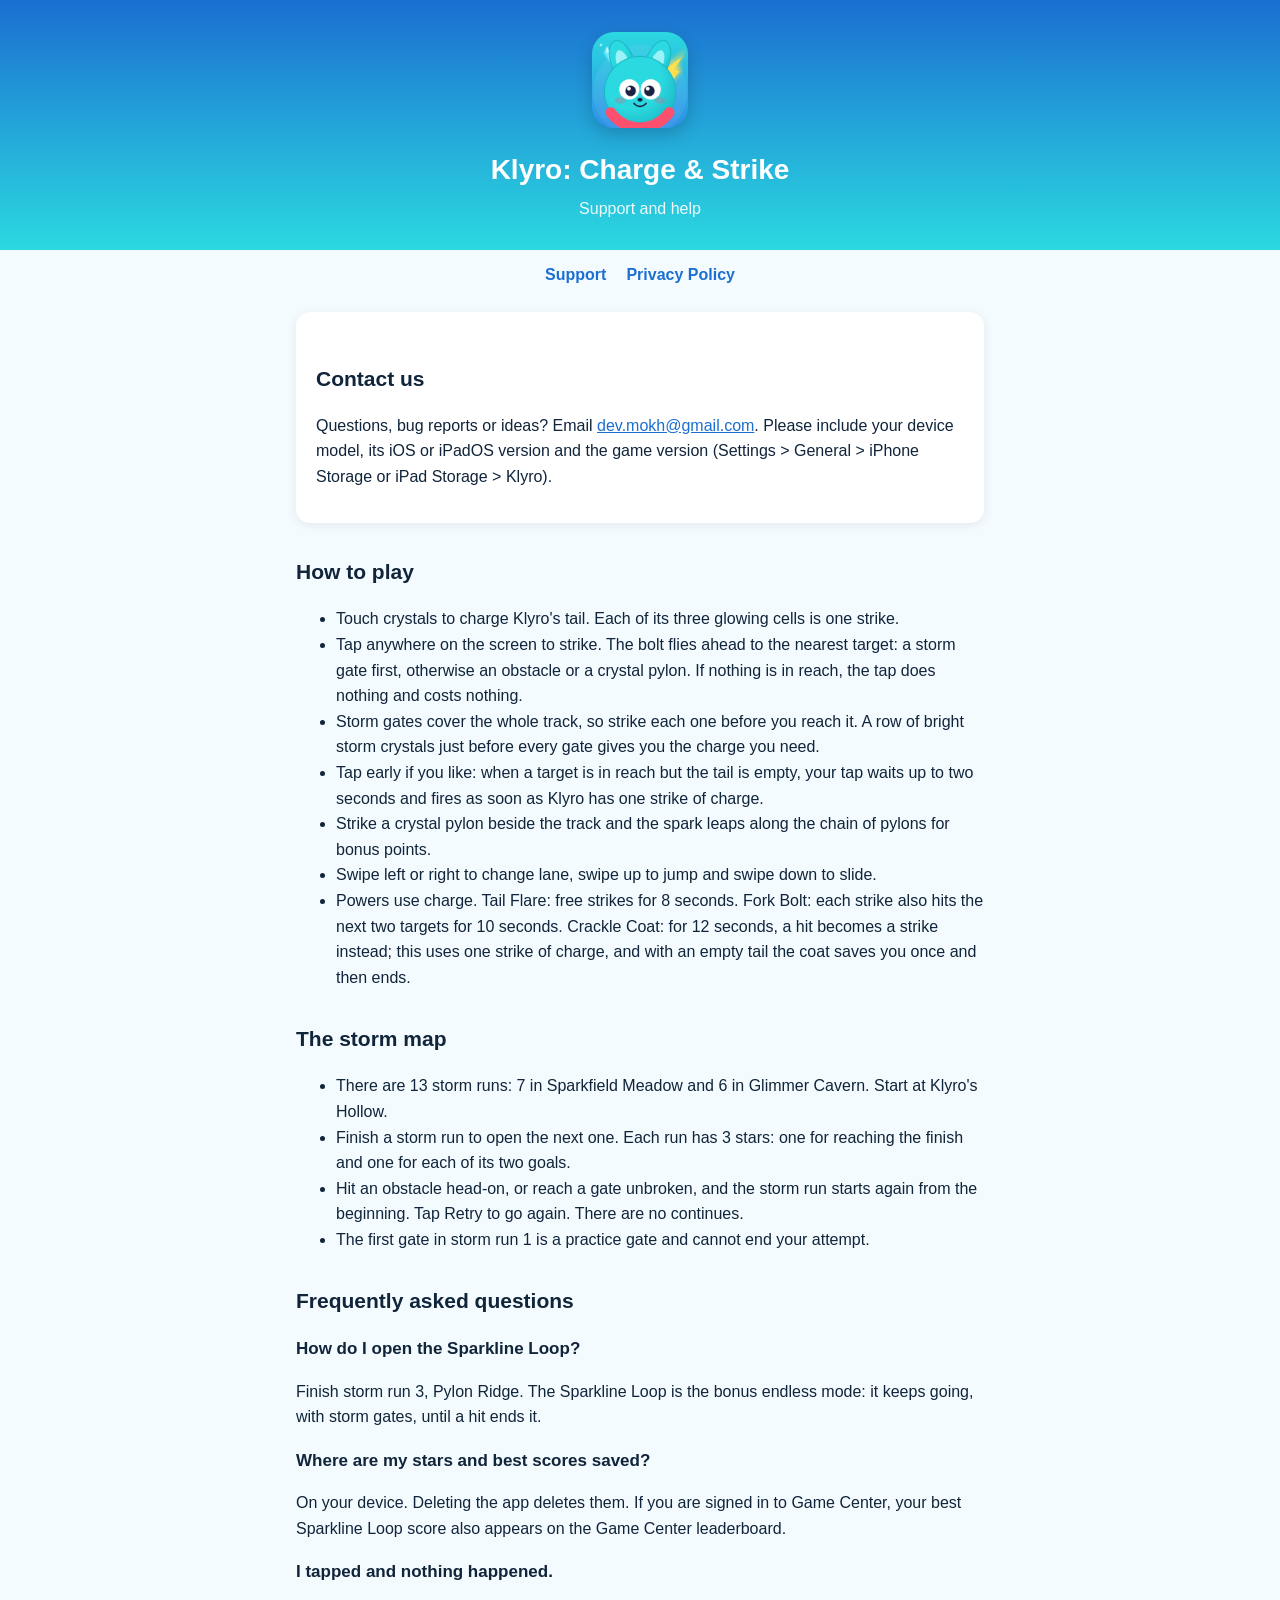
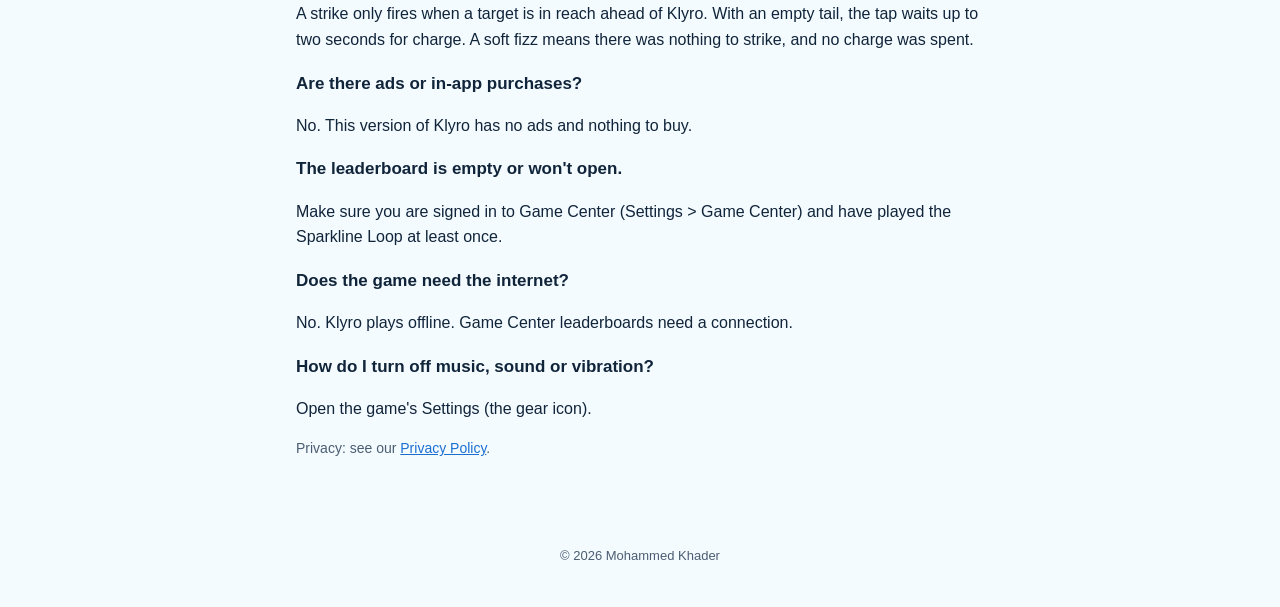
<file: index.html>
<!doctype html>
<html lang="en">
<head>
<meta charset="utf-8">
<meta name="viewport" content="width=device-width, initial-scale=1">
<title>Klyro: Charge &amp; Strike - Support</title>
<meta name="description" content="Help and contact for Klyro: Charge &amp; Strike, a game for iPhone and iPad where you charge Klyro's lightning tail and strike the storm gates.">
<link rel="icon" href="icon.png">
<link rel="stylesheet" href="style.css">
</head>
<body>
<header>
  <img src="icon.png" alt="Klyro app icon">
  <h1>Klyro: Charge &amp; Strike</h1>
  <p>Support and help</p>
</header>
<nav><a href="./">Support</a><a href="privacy.html">Privacy Policy</a></nav>
<main>
  <div class="card">
    <h2>Contact us</h2>
    <p>Questions, bug reports or ideas? Email <a href="mailto:dev.mokh@gmail.com?subject=Klyro%20support">dev.mokh@gmail.com</a>.
    Please include your device model, its iOS or iPadOS version and the game version
    (Settings &gt; General &gt; iPhone Storage or iPad Storage &gt; Klyro).</p>
  </div>

  <h2>How to play</h2>
  <ul>
    <li>Touch crystals to charge Klyro's tail. Each of its three glowing cells is one strike.</li>
    <li>Tap anywhere on the screen to strike. The bolt flies ahead to the nearest target: a storm gate first, otherwise an obstacle or a crystal pylon. If nothing is in reach, the tap does nothing and costs nothing.</li>
    <li>Storm gates cover the whole track, so strike each one before you reach it. A row of bright storm crystals just before every gate gives you the charge you need.</li>
    <li>Tap early if you like: when a target is in reach but the tail is empty, your tap waits up to two seconds and fires as soon as Klyro has one strike of charge.</li>
    <li>Strike a crystal pylon beside the track and the spark leaps along the chain of pylons for bonus points.</li>
    <li>Swipe left or right to change lane, swipe up to jump and swipe down to slide.</li>
    <li>Powers use charge. Tail Flare: free strikes for 8 seconds. Fork Bolt: each strike also hits the next two targets for 10 seconds. Crackle Coat: for 12 seconds, a hit becomes a strike instead; this uses one strike of charge, and with an empty tail the coat saves you once and then ends.</li>
  </ul>

  <h2>The storm map</h2>
  <ul>
    <li>There are 13 storm runs: 7 in Sparkfield Meadow and 6 in Glimmer Cavern. Start at Klyro's Hollow.</li>
    <li>Finish a storm run to open the next one. Each run has 3 stars: one for reaching the finish and one for each of its two goals.</li>
    <li>Hit an obstacle head-on, or reach a gate unbroken, and the storm run starts again from the beginning. Tap Retry to go again. There are no continues.</li>
    <li>The first gate in storm run 1 is a practice gate and cannot end your attempt.</li>
  </ul>

  <h2>Frequently asked questions</h2>
  <h3>How do I open the Sparkline Loop?</h3>
  <p>Finish storm run 3, Pylon Ridge. The Sparkline Loop is the bonus endless mode: it keeps going, with storm gates, until a hit ends it.</p>
  <h3>Where are my stars and best scores saved?</h3>
  <p>On your device. Deleting the app deletes them. If you are signed in to Game Center, your best Sparkline Loop score also appears on the Game Center leaderboard.</p>
  <h3>I tapped and nothing happened.</h3>
  <p>A strike only fires when a target is in reach ahead of Klyro. With an empty tail, the tap waits up to two seconds for charge. A soft fizz means there was nothing to strike, and no charge was spent.</p>
  <h3>Are there ads or in-app purchases?</h3>
  <p>No. This version of Klyro has no ads and nothing to buy.</p>
  <h3>The leaderboard is empty or won't open.</h3>
  <p>Make sure you are signed in to Game Center (Settings &gt; Game Center) and have played the Sparkline Loop at least once.</p>
  <h3>Does the game need the internet?</h3>
  <p>No. Klyro plays offline. Game Center leaderboards need a connection.</p>
  <h3>How do I turn off music, sound or vibration?</h3>
  <p>Open the game's Settings (the gear icon).</p>

  <p class="muted">Privacy: see our <a href="privacy.html">Privacy Policy</a>.</p>
</main>
<footer>&copy; 2026 Mohammed Khader</footer>
</body>
</html>
</file>
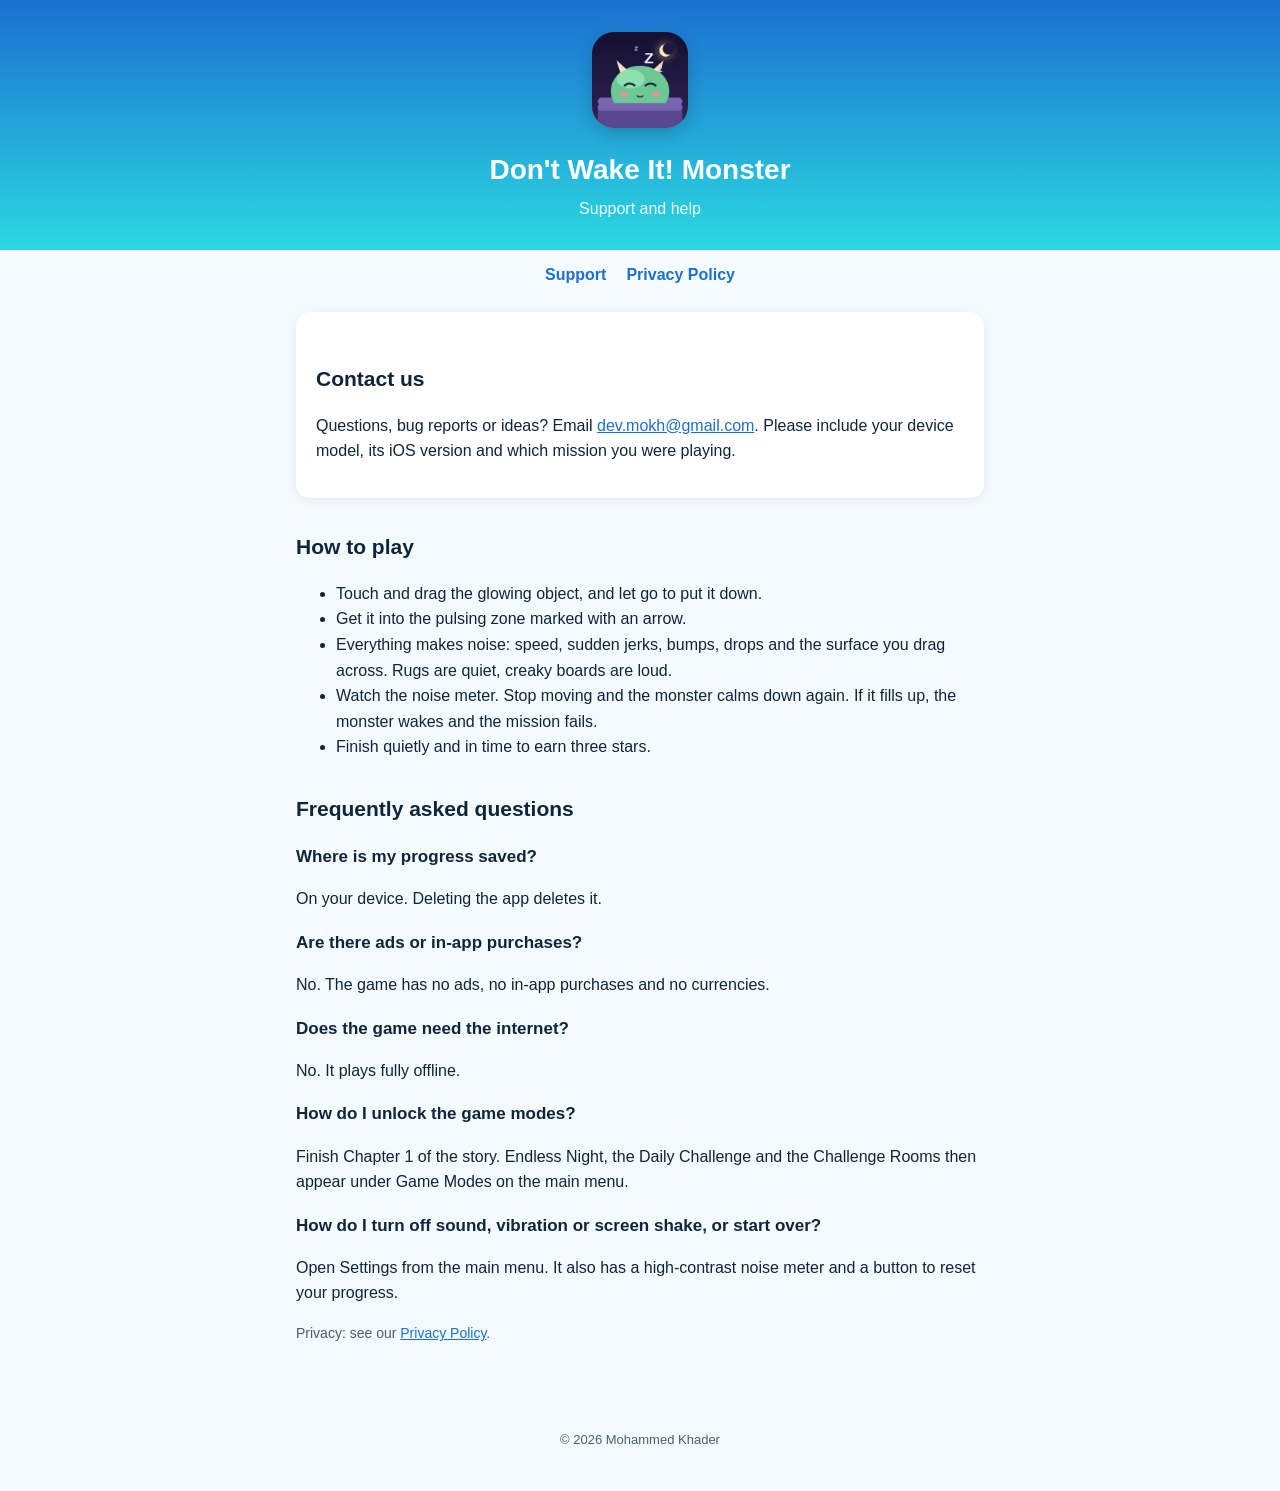
<file: dont-wake-it/index.html>
<!doctype html>
<html lang="en">
<head>
<meta charset="utf-8">
<meta name="viewport" content="width=device-width, initial-scale=1">
<title>Don't Wake It! Monster - Support</title>
<meta name="description" content="Help and contact for Don't Wake It! Monster, a quiet physics puzzle game for iPhone and iPad.">
<link rel="icon" href="icon.png">
<link rel="stylesheet" href="style.css">
</head>
<body>
<header>
  <img src="icon.png" alt="Don't Wake It! Monster app icon">
  <h1>Don't Wake It! Monster</h1>
  <p>Support and help</p>
</header>
<nav><a href="./">Support</a><a href="privacy.html">Privacy Policy</a></nav>
<main>
  <div class="card">
    <h2>Contact us</h2>
    <p>Questions, bug reports or ideas? Email <a href="mailto:dev.mokh@gmail.com?subject=Don't%20Wake%20It%20support">dev.mokh@gmail.com</a>.
    Please include your device model, its iOS version and which mission you were playing.</p>
  </div>

  <h2>How to play</h2>
  <ul>
    <li>Touch and drag the glowing object, and let go to put it down.</li>
    <li>Get it into the pulsing zone marked with an arrow.</li>
    <li>Everything makes noise: speed, sudden jerks, bumps, drops and the surface you drag across. Rugs are quiet, creaky boards are loud.</li>
    <li>Watch the noise meter. Stop moving and the monster calms down again. If it fills up, the monster wakes and the mission fails.</li>
    <li>Finish quietly and in time to earn three stars.</li>
  </ul>

  <h2>Frequently asked questions</h2>
  <h3>Where is my progress saved?</h3>
  <p>On your device. Deleting the app deletes it.</p>
  <h3>Are there ads or in-app purchases?</h3>
  <p>No. The game has no ads, no in-app purchases and no currencies.</p>
  <h3>Does the game need the internet?</h3>
  <p>No. It plays fully offline.</p>
  <h3>How do I unlock the game modes?</h3>
  <p>Finish Chapter 1 of the story. Endless Night, the Daily Challenge and the Challenge Rooms then appear under Game Modes on the main menu.</p>
  <h3>How do I turn off sound, vibration or screen shake, or start over?</h3>
  <p>Open Settings from the main menu. It also has a high-contrast noise meter and a button to reset your progress.</p>

  <p class="muted">Privacy: see our <a href="privacy.html">Privacy Policy</a>.</p>
</main>
<footer>&copy; 2026 Mohammed Khader</footer>
</body>
</html>
</file>
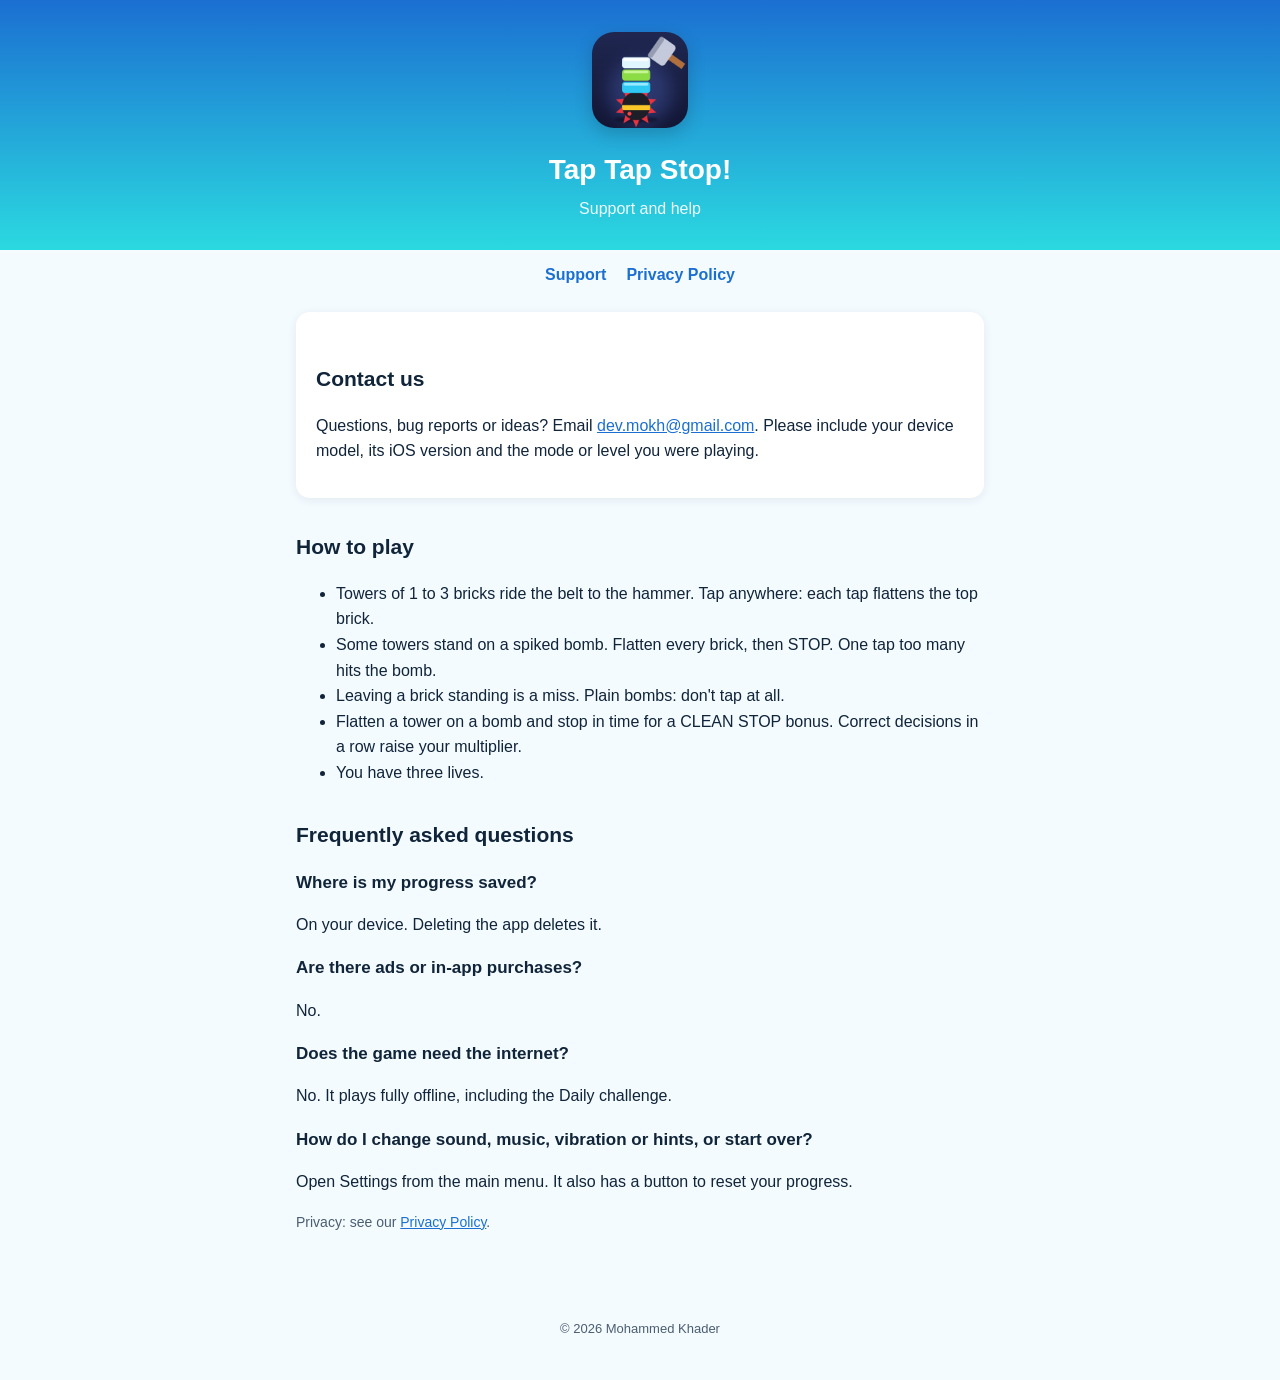
<file: taptapstop/index.html>
<!doctype html>
<html lang="en">
<head>
<meta charset="utf-8">
<meta name="viewport" content="width=device-width, initial-scale=1">
<title>Tap Tap Stop! - Support</title>
<meta name="description" content="Help and contact for Tap Tap Stop!, a counting game for iPhone and iPad.">
<link rel="icon" href="icon.png">
<link rel="stylesheet" href="style.css">
</head>
<body>
<header>
  <img src="icon.png" alt="Tap Tap Stop! app icon">
  <h1>Tap Tap Stop!</h1>
  <p>Support and help</p>
</header>
<nav><a href="./">Support</a><a href="privacy.html">Privacy Policy</a></nav>
<main>
  <div class="card">
    <h2>Contact us</h2>
    <p>Questions, bug reports or ideas? Email <a href="mailto:dev.mokh@gmail.com?subject=Tap%20Tap%20Stop%20support">dev.mokh@gmail.com</a>.
    Please include your device model, its iOS version and the mode or level you were playing.</p>
  </div>

  <h2>How to play</h2>
  <ul>
    <li>Towers of 1 to 3 bricks ride the belt to the hammer. Tap anywhere: each tap flattens the top brick.</li>
    <li>Some towers stand on a spiked bomb. Flatten every brick, then STOP. One tap too many hits the bomb.</li>
    <li>Leaving a brick standing is a miss. Plain bombs: don't tap at all.</li>
    <li>Flatten a tower on a bomb and stop in time for a CLEAN STOP bonus. Correct decisions in a row raise your multiplier.</li>
    <li>You have three lives.</li>
  </ul>

  <h2>Frequently asked questions</h2>
  <h3>Where is my progress saved?</h3>
  <p>On your device. Deleting the app deletes it.</p>
  <h3>Are there ads or in-app purchases?</h3>
  <p>No.</p>
  <h3>Does the game need the internet?</h3>
  <p>No. It plays fully offline, including the Daily challenge.</p>
  <h3>How do I change sound, music, vibration or hints, or start over?</h3>
  <p>Open Settings from the main menu. It also has a button to reset your progress.</p>

  <p class="muted">Privacy: see our <a href="privacy.html">Privacy Policy</a>.</p>
</main>
<footer>&copy; 2026 Mohammed Khader</footer>
</body>
</html>
</file>
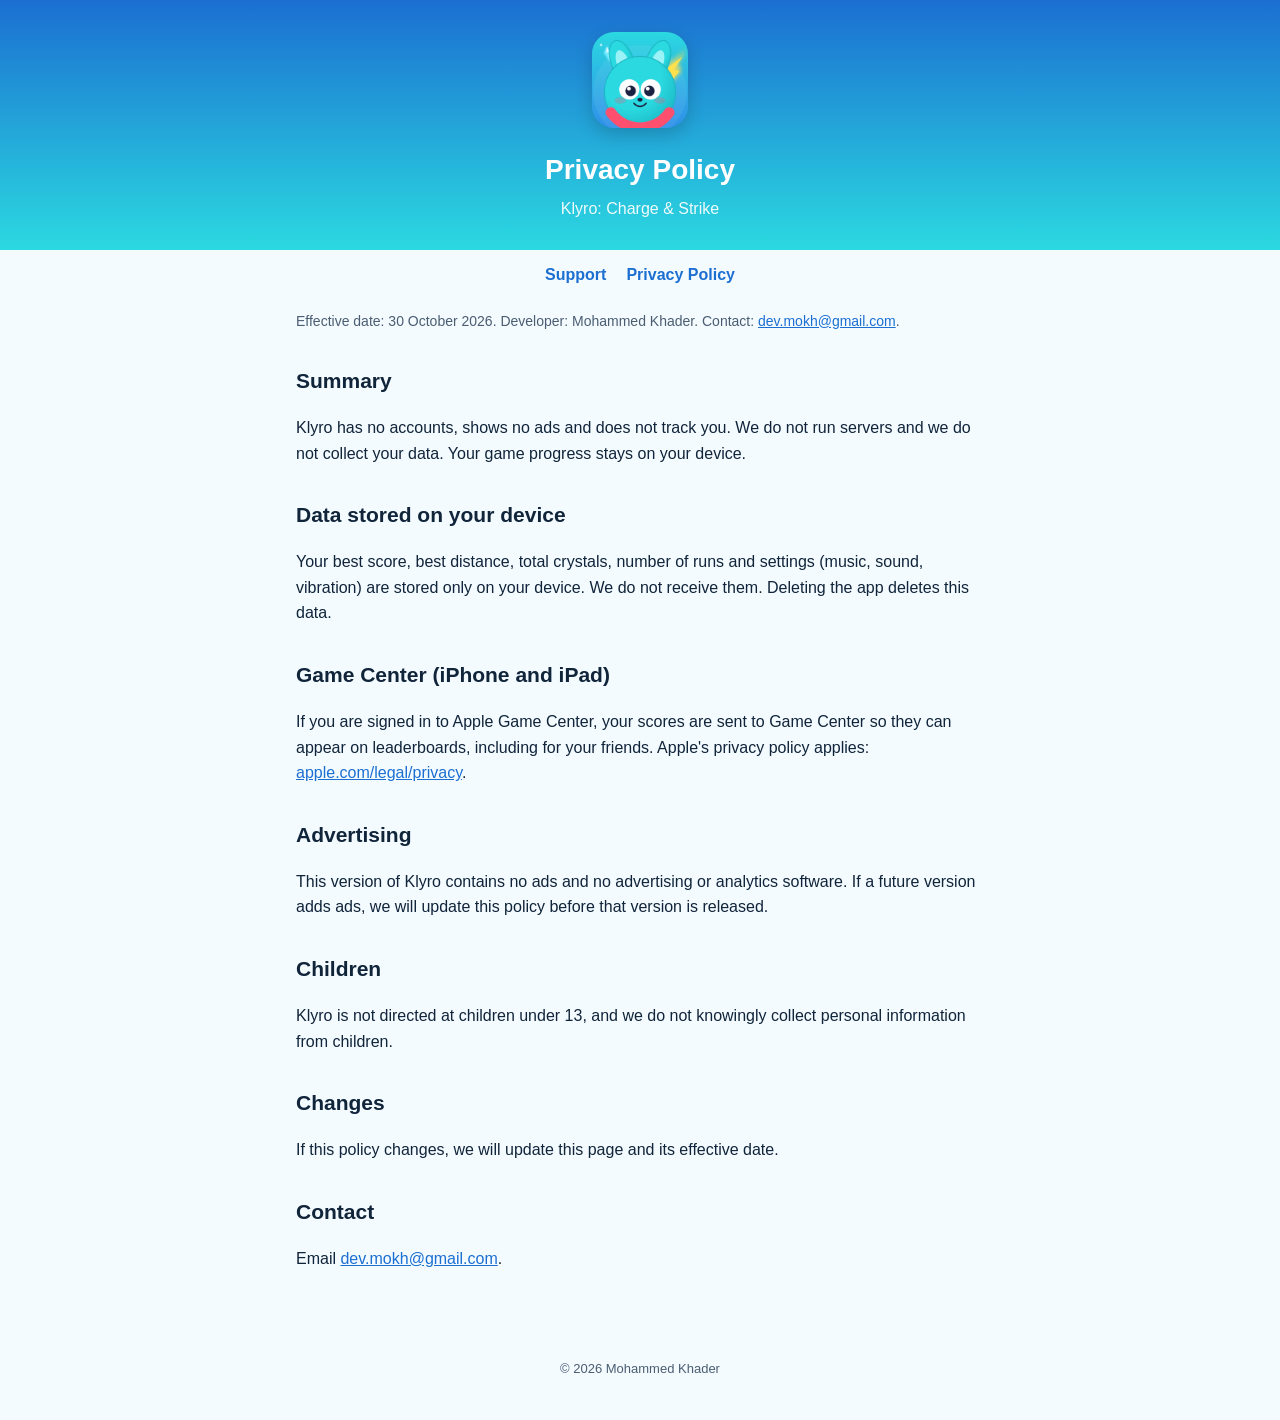
<file: privacy.html>
<!doctype html>
<html lang="en">
<head>
<meta charset="utf-8">
<meta name="viewport" content="width=device-width, initial-scale=1">
<title>Klyro: Charge &amp; Strike - Privacy Policy</title>
<meta name="description" content="Privacy policy for Klyro: Charge &amp; Strike.">
<link rel="icon" href="icon.png">
<link rel="stylesheet" href="style.css">
</head>
<body>
<header>
  <img src="icon.png" alt="Klyro app icon">
  <h1>Privacy Policy</h1>
  <p>Klyro: Charge &amp; Strike</p>
</header>
<nav><a href="./">Support</a><a href="privacy.html">Privacy Policy</a></nav>
<main>
  <p class="muted">Effective date: 30 October 2026. Developer: Mohammed Khader. Contact: <a href="mailto:dev.mokh@gmail.com">dev.mokh@gmail.com</a>.</p>

  <h2>Summary</h2>
  <p>Klyro has no accounts, shows no ads and does not track you. We do not run servers and we do not collect your data.
  Your game progress stays on your device.</p>

  <h2>Data stored on your device</h2>
  <p>Your best score, best distance, total crystals, number of runs and settings (music, sound, vibration) are stored only on your device.
  We do not receive them. Deleting the app deletes this data.</p>

  <h2>Game Center (iPhone and iPad)</h2>
  <p>If you are signed in to Apple Game Center, your scores are sent to Game Center so they can appear on leaderboards, including for your friends.
  Apple's privacy policy applies: <a href="https://www.apple.com/legal/privacy/">apple.com/legal/privacy</a>.</p>

  <h2>Advertising</h2>
  <p>This version of Klyro contains no ads and no advertising or analytics software. If a future version adds ads,
  we will update this policy before that version is released.</p>

  <h2>Children</h2>
  <p>Klyro is not directed at children under 13, and we do not knowingly collect personal information from children.</p>

  <h2>Changes</h2>
  <p>If this policy changes, we will update this page and its effective date.</p>

  <h2>Contact</h2>
  <p>Email <a href="mailto:dev.mokh@gmail.com">dev.mokh@gmail.com</a>.</p>
</main>
<footer>&copy; 2026 Mohammed Khader</footer>
</body>
</html>
</file>
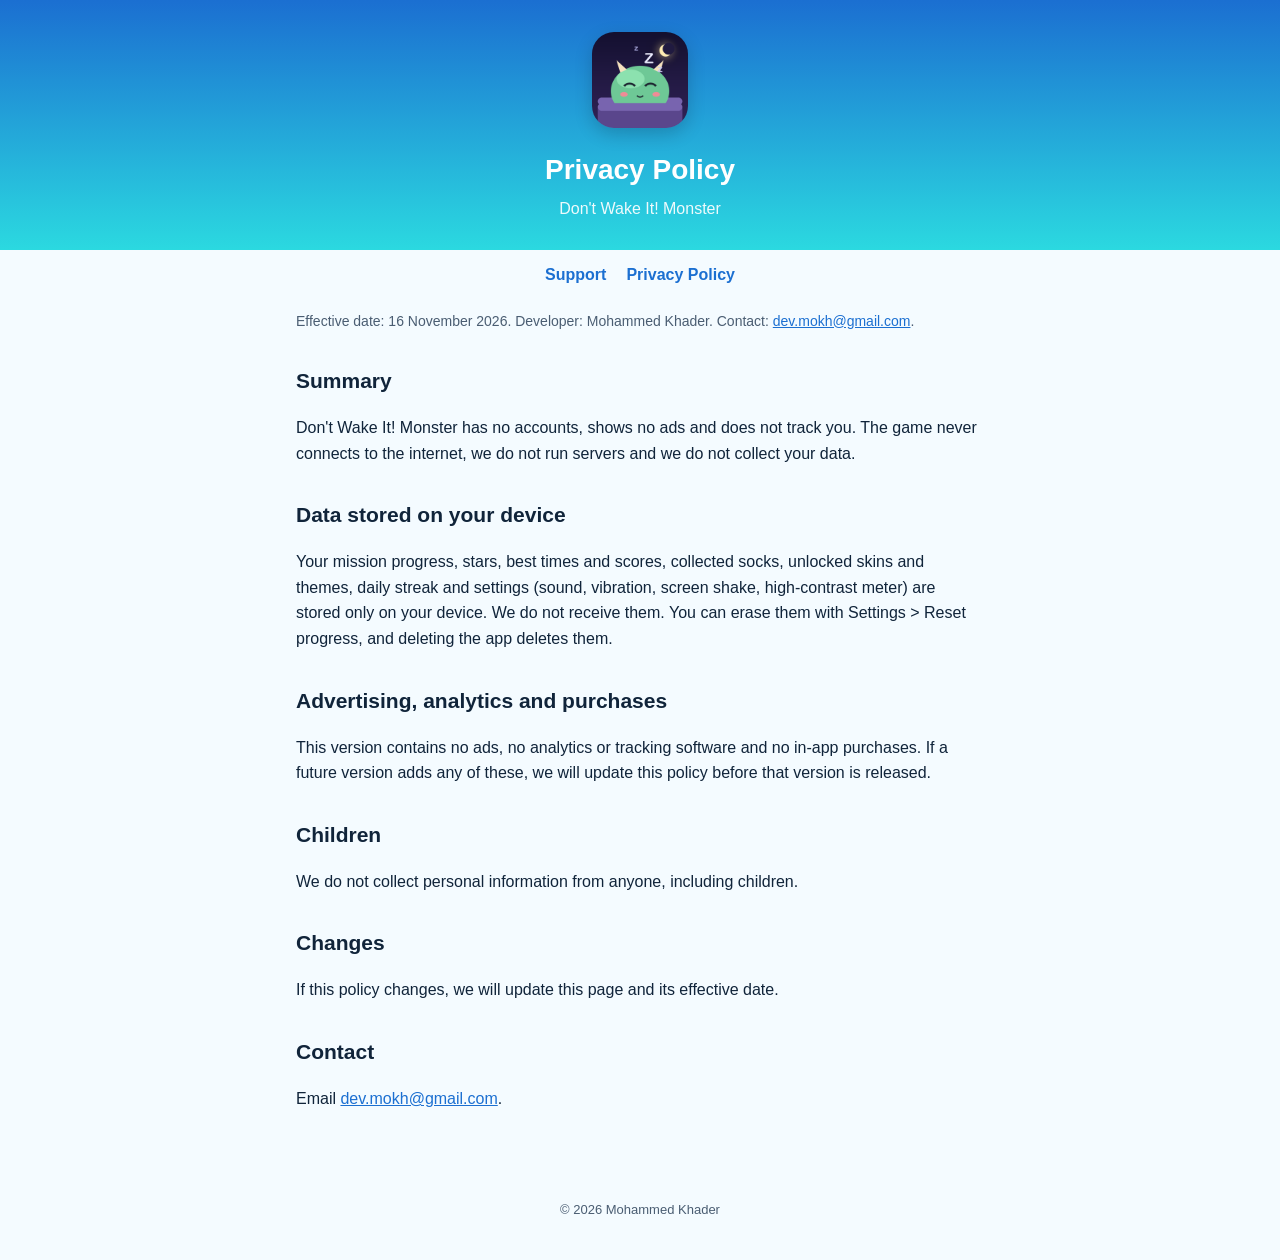
<file: dont-wake-it/privacy.html>
<!doctype html>
<html lang="en">
<head>
<meta charset="utf-8">
<meta name="viewport" content="width=device-width, initial-scale=1">
<title>Don't Wake It! Monster - Privacy Policy</title>
<meta name="description" content="Privacy policy for Don't Wake It! Monster.">
<link rel="icon" href="icon.png">
<link rel="stylesheet" href="style.css">
</head>
<body>
<header>
  <img src="icon.png" alt="Don't Wake It! Monster app icon">
  <h1>Privacy Policy</h1>
  <p>Don't Wake It! Monster</p>
</header>
<nav><a href="./">Support</a><a href="privacy.html">Privacy Policy</a></nav>
<main>
  <p class="muted">Effective date: 16 November 2026. Developer: Mohammed Khader. Contact: <a href="mailto:dev.mokh@gmail.com">dev.mokh@gmail.com</a>.</p>

  <h2>Summary</h2>
  <p>Don't Wake It! Monster has no accounts, shows no ads and does not track you. The game never connects to the internet,
  we do not run servers and we do not collect your data.</p>

  <h2>Data stored on your device</h2>
  <p>Your mission progress, stars, best times and scores, collected socks, unlocked skins and themes, daily streak and settings
  (sound, vibration, screen shake, high-contrast meter) are stored only on your device. We do not receive them.
  You can erase them with Settings &gt; Reset progress, and deleting the app deletes them.</p>

  <h2>Advertising, analytics and purchases</h2>
  <p>This version contains no ads, no analytics or tracking software and no in-app purchases. If a future version adds any of these,
  we will update this policy before that version is released.</p>

  <h2>Children</h2>
  <p>We do not collect personal information from anyone, including children.</p>

  <h2>Changes</h2>
  <p>If this policy changes, we will update this page and its effective date.</p>

  <h2>Contact</h2>
  <p>Email <a href="mailto:dev.mokh@gmail.com">dev.mokh@gmail.com</a>.</p>
</main>
<footer>&copy; 2026 Mohammed Khader</footer>
</body>
</html>
</file>
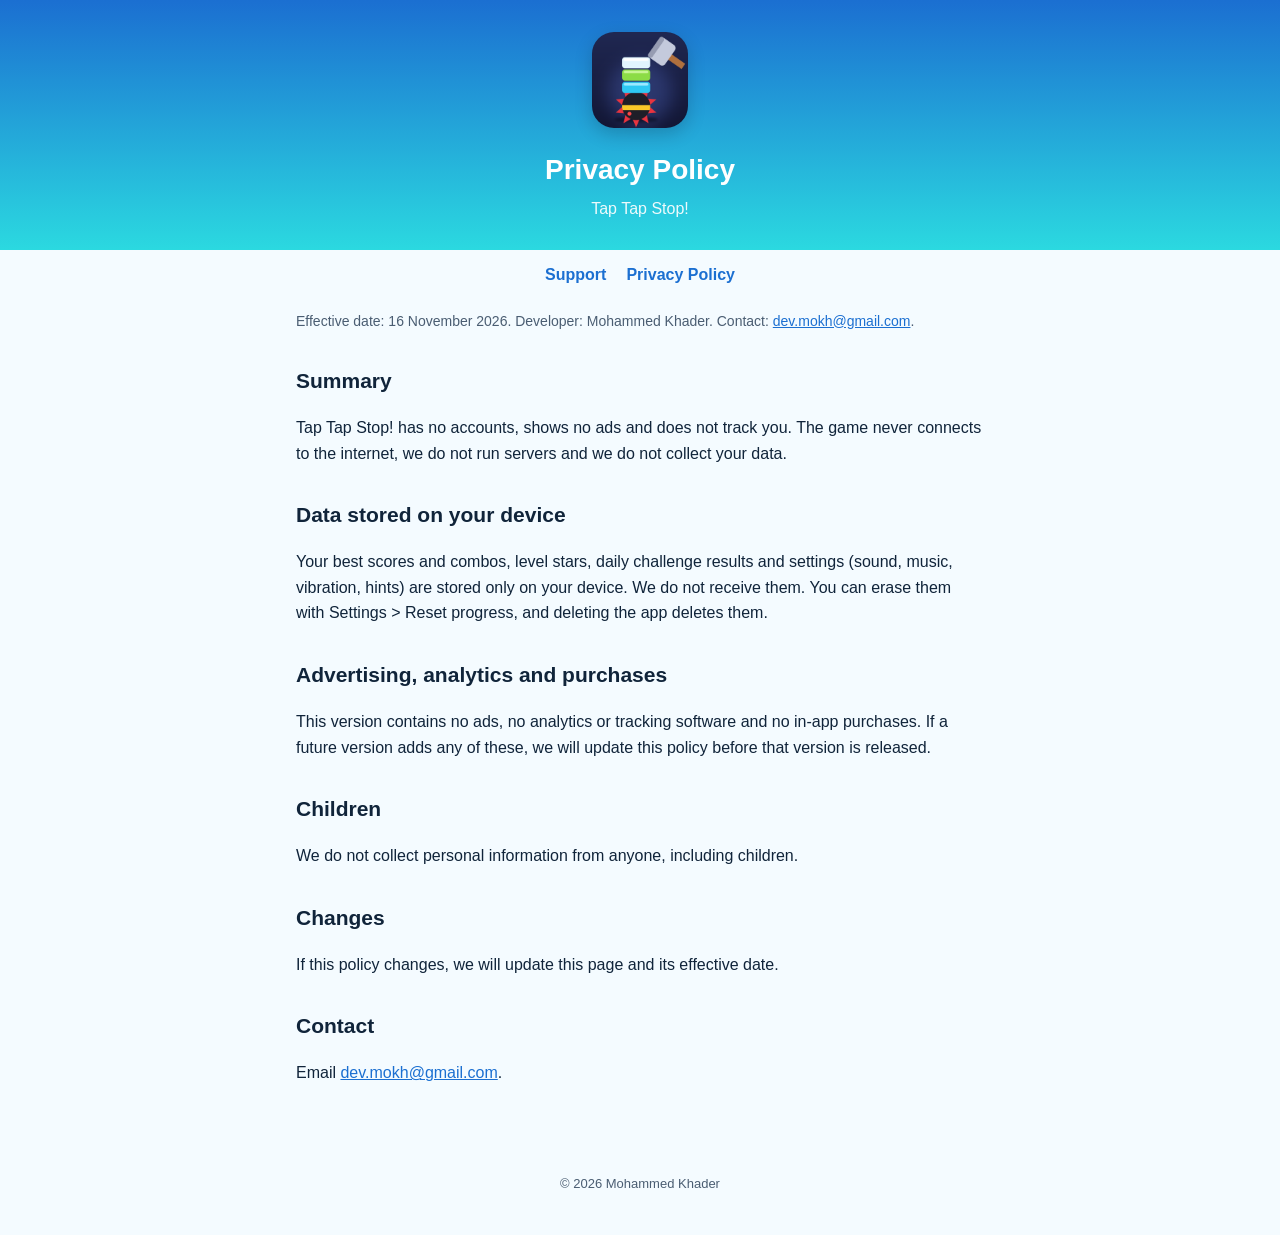
<file: taptapstop/privacy.html>
<!doctype html>
<html lang="en">
<head>
<meta charset="utf-8">
<meta name="viewport" content="width=device-width, initial-scale=1">
<title>Tap Tap Stop! - Privacy Policy</title>
<meta name="description" content="Privacy policy for Tap Tap Stop!.">
<link rel="icon" href="icon.png">
<link rel="stylesheet" href="style.css">
</head>
<body>
<header>
  <img src="icon.png" alt="Tap Tap Stop! app icon">
  <h1>Privacy Policy</h1>
  <p>Tap Tap Stop!</p>
</header>
<nav><a href="./">Support</a><a href="privacy.html">Privacy Policy</a></nav>
<main>
  <p class="muted">Effective date: 16 November 2026. Developer: Mohammed Khader. Contact: <a href="mailto:dev.mokh@gmail.com">dev.mokh@gmail.com</a>.</p>

  <h2>Summary</h2>
  <p>Tap Tap Stop! has no accounts, shows no ads and does not track you. The game never connects to the internet,
  we do not run servers and we do not collect your data.</p>

  <h2>Data stored on your device</h2>
  <p>Your best scores and combos, level stars, daily challenge results and settings (sound, music, vibration, hints)
  are stored only on your device. We do not receive them. You can erase them with Settings &gt; Reset progress,
  and deleting the app deletes them.</p>

  <h2>Advertising, analytics and purchases</h2>
  <p>This version contains no ads, no analytics or tracking software and no in-app purchases. If a future version adds any of these,
  we will update this policy before that version is released.</p>

  <h2>Children</h2>
  <p>We do not collect personal information from anyone, including children.</p>

  <h2>Changes</h2>
  <p>If this policy changes, we will update this page and its effective date.</p>

  <h2>Contact</h2>
  <p>Email <a href="mailto:dev.mokh@gmail.com">dev.mokh@gmail.com</a>.</p>
</main>
<footer>&copy; 2026 Mohammed Khader</footer>
</body>
</html>
</file>
<file: style.css>
:root { --ink: #10243A; --paper: #F4FBFF; --accent: #2BD9E0; --blue: #1B6FD1; --muted: #4A5D72; }
* { box-sizing: border-box; }
body { margin: 0; font-family: -apple-system, BlinkMacSystemFont, "Segoe UI", Roboto, Helvetica, Arial, sans-serif; color: var(--ink); background: var(--paper); line-height: 1.6; }
header { background: linear-gradient(180deg, var(--blue), var(--accent)); color: #fff; padding: 32px 16px 28px; text-align: center; }
header img { width: 96px; height: 96px; border-radius: 22px; box-shadow: 0 6px 18px rgba(0,0,0,.18); }
header h1 { margin: 12px 0 4px; font-size: 28px; }
header p { margin: 0; opacity: .92; }
nav { text-align: center; padding: 12px 16px 0; }
nav a { color: var(--blue); margin: 0 10px; font-weight: 600; text-decoration: none; }
main { max-width: 720px; margin: 0 auto; padding: 8px 16px 48px; }
h2 { margin-top: 32px; font-size: 21px; }
h3 { margin-bottom: 4px; font-size: 17px; }
a { color: var(--blue); }
.card { background: #fff; border-radius: 14px; padding: 18px 20px; box-shadow: 0 2px 10px rgba(16,36,58,.08); margin-top: 16px; }
.muted { color: var(--muted); font-size: 14px; }
footer { text-align: center; color: var(--muted); font-size: 13px; padding: 24px 16px 40px; }
</file>
<file: dont-wake-it/style.css>
:root { --ink: #10243A; --paper: #F4FBFF; --accent: #2BD9E0; --blue: #1B6FD1; --muted: #4A5D72; }
* { box-sizing: border-box; }
body { margin: 0; font-family: -apple-system, BlinkMacSystemFont, "Segoe UI", Roboto, Helvetica, Arial, sans-serif; color: var(--ink); background: var(--paper); line-height: 1.6; }
header { background: linear-gradient(180deg, var(--blue), var(--accent)); color: #fff; padding: 32px 16px 28px; text-align: center; }
header img { width: 96px; height: 96px; border-radius: 22px; box-shadow: 0 6px 18px rgba(0,0,0,.18); }
header h1 { margin: 12px 0 4px; font-size: 28px; }
header p { margin: 0; opacity: .92; }
nav { text-align: center; padding: 12px 16px 0; }
nav a { color: var(--blue); margin: 0 10px; font-weight: 600; text-decoration: none; }
main { max-width: 720px; margin: 0 auto; padding: 8px 16px 48px; }
h2 { margin-top: 32px; font-size: 21px; }
h3 { margin-bottom: 4px; font-size: 17px; }
a { color: var(--blue); }
.card { background: #fff; border-radius: 14px; padding: 18px 20px; box-shadow: 0 2px 10px rgba(16,36,58,.08); margin-top: 16px; }
.muted { color: var(--muted); font-size: 14px; }
footer { text-align: center; color: var(--muted); font-size: 13px; padding: 24px 16px 40px; }
</file>
<file: taptapstop/style.css>
:root { --ink: #10243A; --paper: #F4FBFF; --accent: #2BD9E0; --blue: #1B6FD1; --muted: #4A5D72; }
* { box-sizing: border-box; }
body { margin: 0; font-family: -apple-system, BlinkMacSystemFont, "Segoe UI", Roboto, Helvetica, Arial, sans-serif; color: var(--ink); background: var(--paper); line-height: 1.6; }
header { background: linear-gradient(180deg, var(--blue), var(--accent)); color: #fff; padding: 32px 16px 28px; text-align: center; }
header img { width: 96px; height: 96px; border-radius: 22px; box-shadow: 0 6px 18px rgba(0,0,0,.18); }
header h1 { margin: 12px 0 4px; font-size: 28px; }
header p { margin: 0; opacity: .92; }
nav { text-align: center; padding: 12px 16px 0; }
nav a { color: var(--blue); margin: 0 10px; font-weight: 600; text-decoration: none; }
main { max-width: 720px; margin: 0 auto; padding: 8px 16px 48px; }
h2 { margin-top: 32px; font-size: 21px; }
h3 { margin-bottom: 4px; font-size: 17px; }
a { color: var(--blue); }
.card { background: #fff; border-radius: 14px; padding: 18px 20px; box-shadow: 0 2px 10px rgba(16,36,58,.08); margin-top: 16px; }
.muted { color: var(--muted); font-size: 14px; }
footer { text-align: center; color: var(--muted); font-size: 13px; padding: 24px 16px 40px; }
</file>
